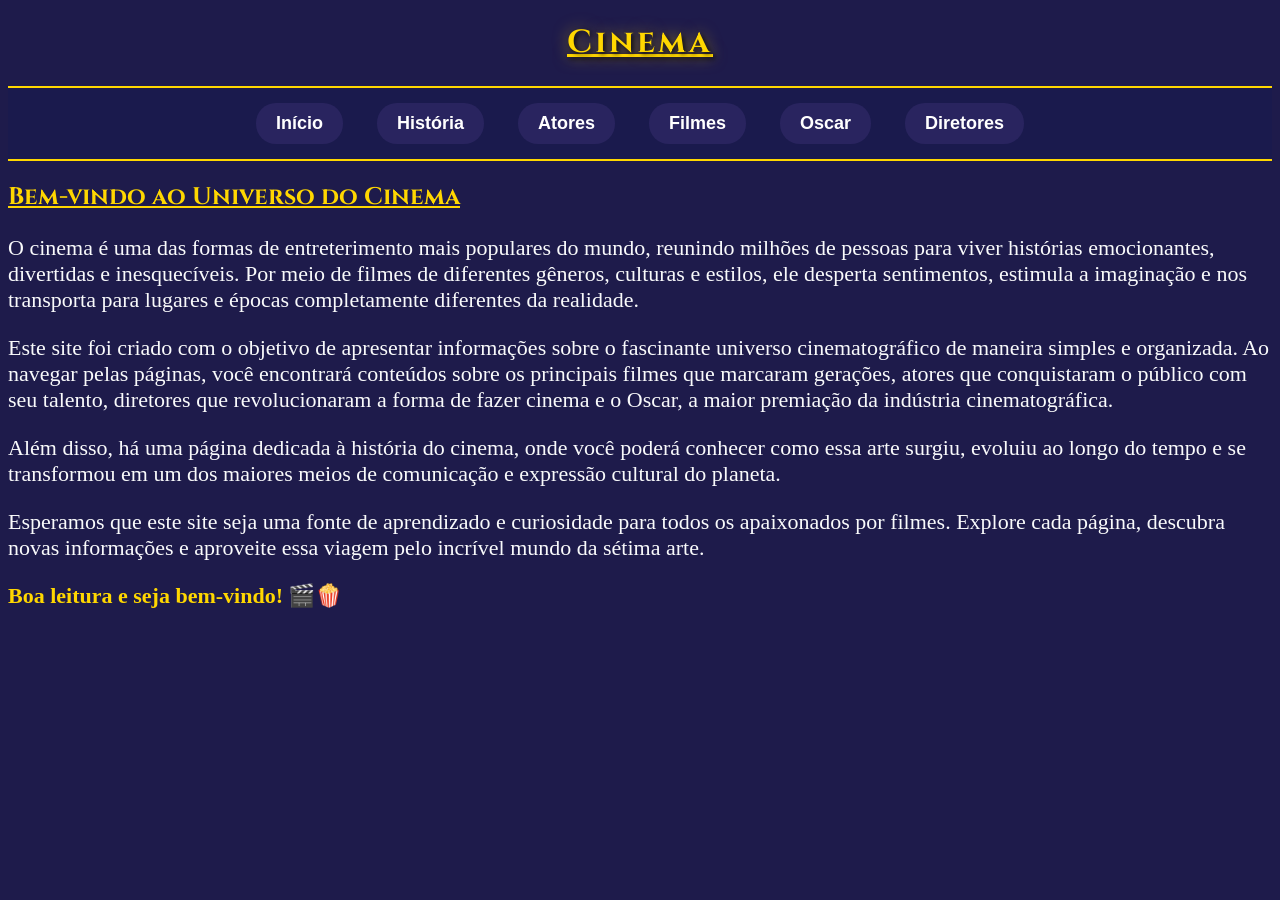
<file: index.html>
<!DOCTYPE html>
<html lang="pt-br">
<head>
    <meta charset="UTF-8">
    <meta name="viewport" content="width=device-width, initial-scale=1.0">
    <title>Cinema</title>
    <link rel="stylesheet" href="style.css">
    <link rel="preconnect" href="https://fonts.googleapis.com">
    <link rel="preconnect" href="https://fonts.gstatic.com" crossorigin>
    <link href="https://fonts.googleapis.com/css2?family=Cinzel:wght@400;500;600;700&display=swap" rel="stylesheet">
</head>
<body>
    <header>
        <h1> Cinema </h1>
        <nav>
            <a href="index.html">Início</a>
            <a href="história.html"> História</a>
            <a href="atores.html">Atores</a>
            <a href="filmes.html">Filmes</a>
            <a href="oscar.html">Oscar</a>
            <a href="diretores.html"> Diretores</a>
        </nav>
    </header>
    <h2><strong>Bem-vindo ao Universo do Cinema</strong></h2>
    <p> 
        O cinema é uma das formas de entreterimento mais populares do mundo, reunindo milhões de pessoas para viver histórias emocionantes, divertidas e inesquecíveis. Por meio de filmes de diferentes gêneros, culturas e estilos, ele desperta sentimentos, estimula a imaginação e nos transporta para lugares e épocas completamente diferentes da realidade.
        </p>
    <p>
        Este site foi criado com o objetivo de apresentar informações sobre o fascinante universo cinematográfico de maneira simples e organizada. Ao navegar pelas páginas, você encontrará conteúdos sobre os principais filmes que marcaram gerações, atores que conquistaram o público com seu talento, diretores que revolucionaram a forma de fazer cinema e o Oscar, a maior premiação da indústria cinematográfica.
    </p>
    <p> 
         Além disso, há uma página dedicada à história do cinema, onde você poderá conhecer como essa arte surgiu, evoluiu ao longo do tempo e se transformou em um dos maiores meios de comunicação e expressão cultural do planeta.
    </p>
    <p>
         Esperamos que este site seja uma fonte de aprendizado e curiosidade para todos os apaixonados por filmes. Explore cada página, descubra novas informações e aproveite essa viagem pelo incrível mundo da sétima arte.
    </p>
    <p><strong> Boa leitura e seja bem-vindo! 🎬🍿 </strong></p>
</body>
</file>
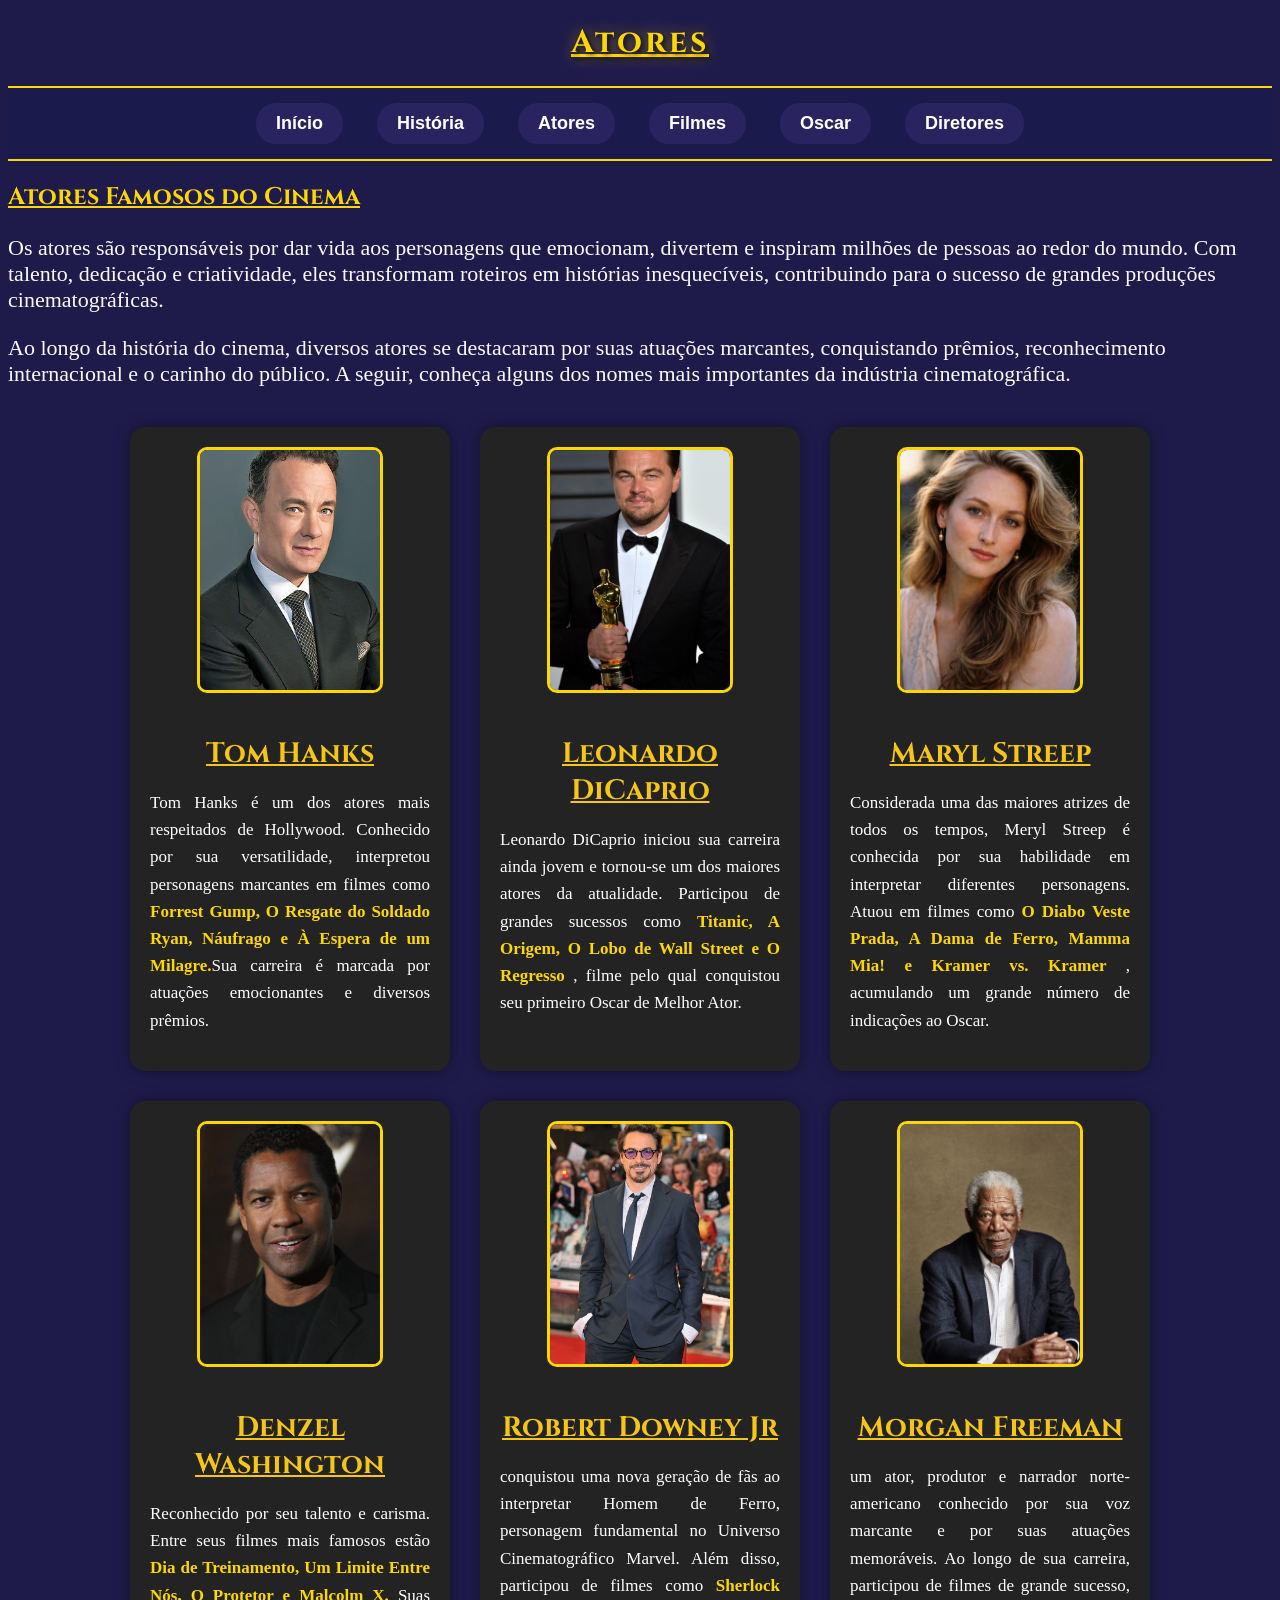
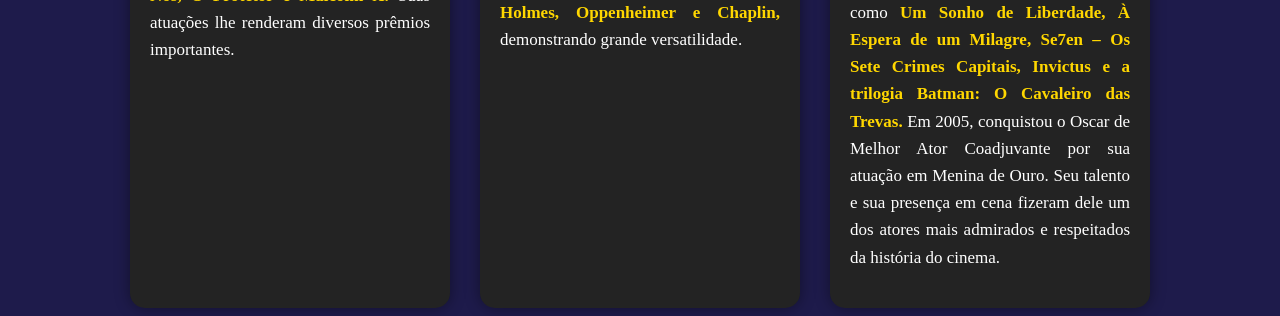
<file: atores.html>
<!DOCTYPE html>
<html lang="pt-br">
<head>
    <meta charset="UTF-8">
    <meta name="viewport" content="width=device-width, initial-scale=1.0">
    <title>ATORES </title>
    <link rel="stylesheet" href="style.css">
    <link rel="preconnect" href="https://fonts.googleapis.com">
    <link rel="preconnect" href="https://fonts.gstatic.com" crossorigin>
    <link href="https://fonts.googleapis.com/css2?family=Cinzel:wght@400;500;600;700&display=swap" rel="stylesheet">
</head>
<body>
    <header>
        <h1> Atores </h1>
        <nav>
            <a href="index.html">Início</a>
            <a href="história.html"> História</a>
            <a href="atores.html">Atores</a>
            <a href="filmes.html">Filmes</a>
            <a href="oscar.html">Oscar</a>
            <a href="diretores.html"> Diretores</a>
        </nav>
    </header>
    <h2> Atores Famosos do Cinema </h2>
    <p> 
        Os atores são responsáveis por dar vida aos personagens que emocionam, divertem e inspiram milhões de pessoas ao redor do mundo. Com talento, dedicação e criatividade, eles transformam roteiros em histórias inesquecíveis, contribuindo para o sucesso de grandes produções cinematográficas.
    </p>
    <p>
        Ao longo da história do cinema, diversos atores se destacaram por suas atuações marcantes, conquistando prêmios, reconhecimento internacional e o carinho do público. A seguir, conheça alguns dos nomes mais importantes da indústria cinematográfica.
    </p>
    <div class="atores">
        <section class="ator">
            <img src="ATORES/6504ef317ca3ba1a1c9db9c509caa903.jpg">
            <h2> Tom Hanks </h2>
            <p> Tom Hanks é um dos atores mais respeitados de Hollywood. Conhecido por sua versatilidade, interpretou personagens marcantes em filmes como <Strong>Forrest Gump, O Resgate do Soldado Ryan, Náufrago e À Espera de um Milagre.</Strong>Sua carreira é marcada por atuações emocionantes e diversos prêmios. </p>
        </section>

        <section class="ator">
            <img src="ATORES/leonardo.jpg">
            <h2> Leonardo DiCaprio</h2>
            <p>Leonardo DiCaprio iniciou sua carreira ainda jovem e tornou-se um dos maiores atores da atualidade. Participou de grandes sucessos como <strong> Titanic, A Origem, O Lobo de Wall Street e O Regresso </strong> , filme pelo qual conquistou seu primeiro Oscar de Melhor Ator. </p>
        </section>

        <section class="ator">
            <img src="ATORES/Maryl Streep.jpg">
            <h2> Maryl Streep </h2>
            <p> Considerada uma das maiores atrizes de todos os tempos, Meryl Streep é conhecida por sua habilidade em interpretar diferentes personagens. Atuou em filmes como <strong>  O Diabo Veste Prada, A Dama de Ferro, Mamma Mia! e Kramer vs. Kramer </strong> , acumulando um grande número de indicações ao Oscar.</p>
        </section>

        <section class="ator">
            <img src="ATORES/Dinzel.jpg">
            <h2> Denzel Washington </h2>
            <p>Reconhecido por seu talento e carisma. Entre seus filmes mais famosos estão <strong> Dia de Treinamento, Um Limite Entre Nós, O Protetor e Malcolm X. </strong> Suas atuações lhe renderam diversos prêmios importantes. </p>
        </section>

        <section class="ator">
            <img src="ATORES/Robert Downey.jpg">
            <h2> Robert Downey Jr </h2>
            <p>
                conquistou uma nova geração de fãs ao interpretar Homem de Ferro, personagem fundamental no Universo Cinematográfico Marvel. Além disso, participou de filmes como <strong>  Sherlock Holmes, Oppenheimer e Chaplin, </strong>  demonstrando grande versatilidade.
            </p>
        </section>
        
        <section class="ator">
            <img src="ATORES/Morgan Freeman.jpg">
            <h2> Morgan Freeman </h2>
            <p>
                um ator, produtor e narrador norte-americano conhecido por sua voz marcante e por suas atuações memoráveis. Ao longo de sua carreira, participou de filmes de grande sucesso, como <strong> Um Sonho de Liberdade, À Espera de um Milagre, Se7en – Os Sete Crimes Capitais, Invictus e a trilogia Batman: O Cavaleiro das Trevas. </strong> Em 2005, conquistou o Oscar de Melhor Ator Coadjuvante por sua atuação em Menina de Ouro. Seu talento e sua presença em cena fizeram dele um dos atores mais admirados e respeitados da história do cinema.
            </p>
        </section>
    </div>
</body>
</html>
</file>
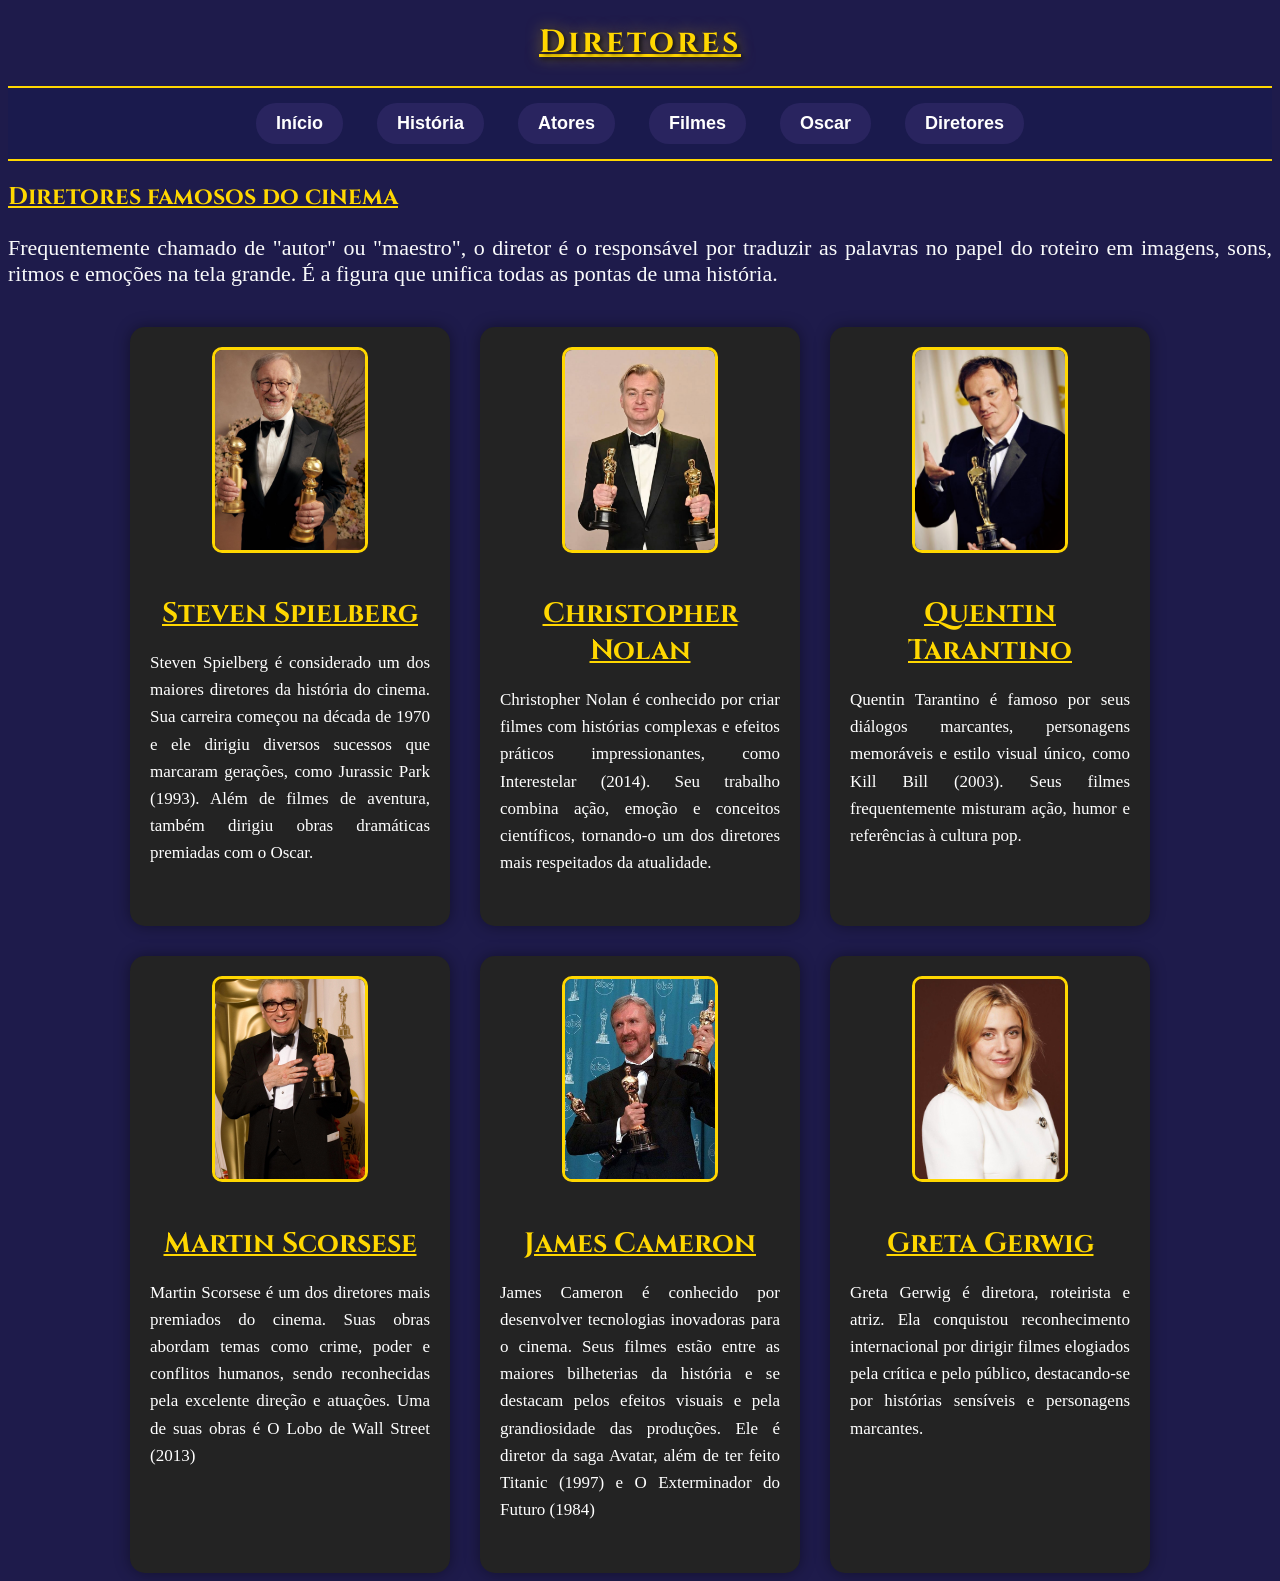
<file: diretores.html>
<!DOCTYPE html>
<html lang="pt-br">
<head>
    <meta charset="UTF-8">
    <meta name="viewport" content="width=device-width, initial-scale=1.0">
    <title>DIRETORES</title>
    <link rel="stylesheet" href="style.css">
    <link rel="preconnect" href="https://fonts.googleapis.com">
    <link rel="preconnect" href="https://fonts.gstatic.com" crossorigin>
    <link href="https://fonts.googleapis.com/css2?family=Cinzel:wght@400;500;600;700&display=swap" rel="stylesheet">
</head>
<body>
        <header>
        <h1> Diretores </h1>
        <nav>
            <a href="index.html">Início</a>
            <a href="história.html"> História</a>
            <a href="atores.html">Atores</a>
            <a href="filmes.html">Filmes</a>
            <a href="oscar.html">Oscar</a>
            <a href="diretores.html">Diretores</a>
        </nav>
    </header>
    <main>
        <h2>Diretores famosos do cinema</h2>
        <p>Frequentemente chamado de "autor" ou "maestro", o diretor é o responsável por traduzir as palavras no papel do roteiro em imagens, sons, ritmos e emoções na tela grande. É a figura que unifica todas as pontas de uma história.</p>
            <div class="diretores">
                <section class="diretor">
                    <img src="DIRETORES/Steven Spielberg.jpg">
                    <h2>Steven Spielberg</h2>
                    <p>Steven Spielberg é considerado um dos maiores diretores da história do cinema. Sua carreira começou na década de 1970 e ele dirigiu diversos sucessos que marcaram gerações, como Jurassic Park (1993). Além de filmes de aventura, também dirigiu obras dramáticas premiadas com o Oscar.</p>
                </section>

                <section class="diretor">
                    <img src="DIRETORES/Christopher Nolan.jpg">
                    <h2>Christopher Nolan</h2>
                    <p>Christopher Nolan é conhecido por criar filmes com histórias complexas e efeitos práticos impressionantes, como Interestelar (2014). Seu trabalho combina ação, emoção e conceitos científicos, tornando-o um dos diretores mais respeitados da atualidade.</p>
                </section>

                <section class="diretor">
                    <img src="DIRETORES/Quentin Tarantino.jpg">
                    <h2>Quentin Tarantino</h2>
                    <p>Quentin Tarantino é famoso por seus diálogos marcantes, personagens memoráveis e estilo visual único, como Kill Bill (2003). Seus filmes frequentemente misturam ação, humor e referências à cultura pop.</p>
                </section>

                <section class="diretor">
                    <img src="DIRETORES/Martin Scorses.jpg">
                    <h2>Martin Scorsese</h2>
                    <p>Martin Scorsese é um dos diretores mais premiados do cinema. Suas obras abordam temas como crime, poder e conflitos humanos, sendo reconhecidas pela excelente direção e atuações. Uma de suas obras é O Lobo de Wall Street (2013)</p>
                </section>

                <section class="diretor">
                    <img src="DIRETORES/james.jpeg">
                    <h2>James Cameron</h2>
                    <p>James Cameron é conhecido por desenvolver tecnologias inovadoras para o cinema. Seus filmes estão entre as maiores bilheterias da história e se destacam pelos efeitos visuais e pela grandiosidade das produções. Ele é diretor da saga Avatar, além de ter feito Titanic (1997) e O Exterminador do Futuro (1984)</p>
                </section>

                <section class="diretor">
                    <img src="DIRETORES/Greta Gerwig.jpg">
                    <h2>Greta Gerwig</h2>
                    <p>Greta Gerwig é diretora, roteirista e atriz. Ela conquistou reconhecimento internacional por dirigir filmes elogiados pela crítica e pelo público, destacando-se por histórias sensíveis e personagens marcantes.</p>
                </section>
            </div>
    </main>
</body>
</html>
</file>
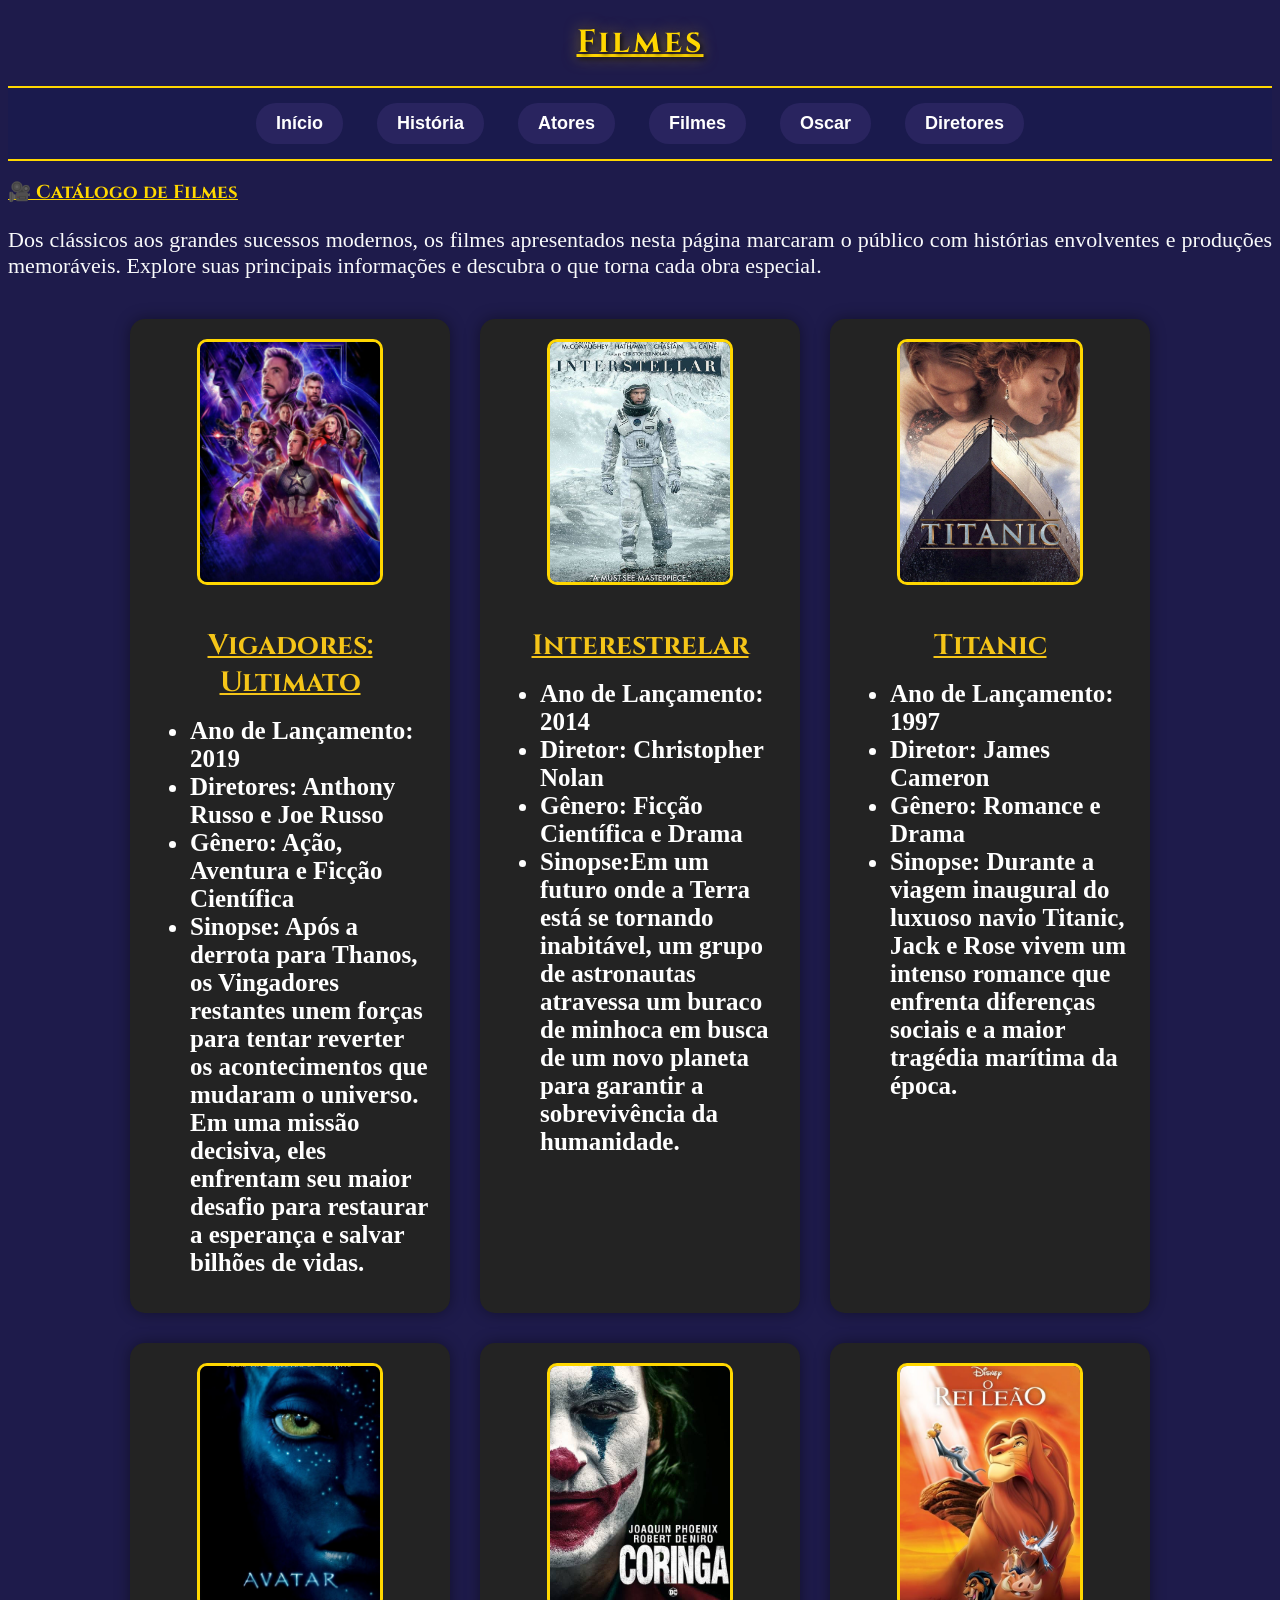
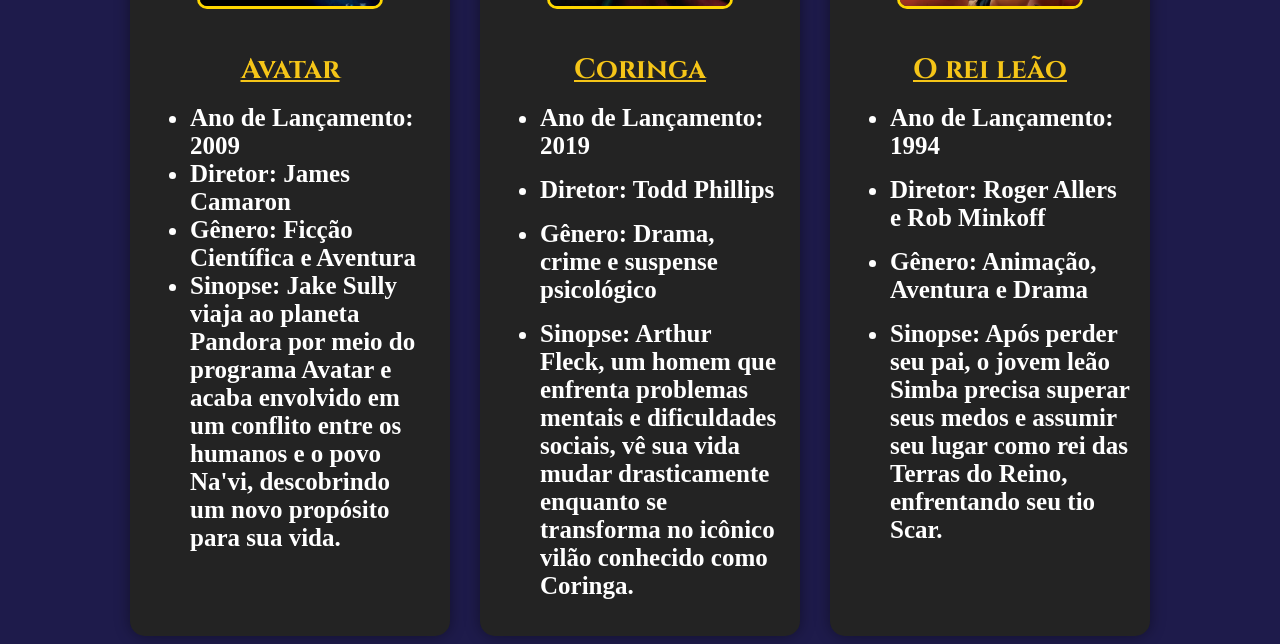
<file: filmes.html>
<!DOCTYPE html>
<html lang="pt-br">
<head>
    <meta charset="UTF-8">
    <meta name="viewport" content="width=device-width, initial-scale=1.0">
    <title> FILMES </title>
    <link rel="stylesheet" href="style.css">
    <link rel="preconnect" href="https://fonts.googleapis.com">
    <link rel="preconnect" href="https://fonts.gstatic.com" crossorigin>
    <link href="https://fonts.googleapis.com/css2?family=Cinzel:wght@400;500;600;700&display=swap" rel="stylesheet">
</head>
<body>
    <header>
        <h1> Filmes </h1>
        <nav>
            <a href="index.html">Início</a>
            <a href="história.html"> História</a>
            <a href="atores.html">Atores</a>
            <a href="filmes.html">Filmes</a>
            <a href="oscar.html">Oscar</a>
            <a href="diretores.html"> Diretores</a>
        </nav>
    </header>
    <h3> 🎥 Catálogo de Filmes </h3>
    <p> Dos clássicos aos grandes sucessos modernos, os filmes apresentados nesta página marcaram o público com histórias envolventes e produções memoráveis. Explore suas principais informações e descubra o que torna cada obra especial. </p>

    <div class="filmes">
        <section class="filme">
            <img src="FILMES/vingadores.jpg">
            <h2> Vigadores: Ultimato </h2>
            <ul>
                <li>
                 Ano de Lançamento: 2019
                </li>
                <li>
                    Diretores: Anthony Russo e Joe Russo
                </li>
                <li>
                    Gênero: Ação, Aventura e Ficção Científica
                </li>
                <li>
                    Sinopse: Após a derrota para Thanos, os Vingadores restantes unem forças para tentar reverter os acontecimentos que mudaram o universo. Em uma missão decisiva, eles enfrentam seu maior desafio para restaurar a esperança e salvar bilhões de vidas.
                </li>
            </ul>
        </section>
        <section class="filme">
            <img src="FILMES/interestelar.jpg">
            <h2> Interestrelar </h2>
            <ul>
                <li>
                    Ano de Lançamento: 2014
                </li>
                <li>
                    Diretor: Christopher Nolan
                </li>
                <li>
                    Gênero: Ficção Científica e Drama
                </li>
                <li>
                    Sinopse:Em um futuro onde a Terra está se tornando inabitável, um grupo de astronautas atravessa um buraco de minhoca em busca de um novo planeta para garantir a sobrevivência da humanidade.
                </li>
            </ul>
        </section>
        <section class="filme">
            <img src="FILMES/Titanic.jpg">
            <h2> Titanic </h2>
            <ul>
                <li>
                    Ano de Lançamento: 1997
                </li>
                <li>
                    Diretor: James Cameron
                </li>
                <li>
                    Gênero: Romance e Drama
                </li>
                <li>
                    Sinopse: Durante a viagem inaugural do luxuoso navio Titanic, Jack e Rose vivem um intenso romance que enfrenta diferenças sociais e a maior tragédia marítima da época.
                </li>
            </ul>
        </section>
        <section class="filme">
            <img src="FILMES/avatar.jpg">
            <h2> Avatar </h2>
            <ul>
                <li>
                    Ano de Lançamento: 2009
                </li>
                <li>
                    Diretor: James Camaron
                </li>
                <li>
                    Gênero: Ficção Científica e Aventura
                </li>
                <li>
                    Sinopse: Jake Sully viaja ao planeta Pandora por meio do programa Avatar e acaba envolvido em um conflito entre os humanos e o povo Na'vi, descobrindo um novo propósito para sua vida.

                </li>
            </ul>
        </section>
        <section class="filme">
            <img src="FILMES/Coringa.jpg">
            <h2> Coringa </h2>
            <ul>
                <li>
                    Ano de Lançamento: 2019
                </li>
            </ul>
            <ul>
                <li>
                    Diretor: Todd Phillips
                </li>
            </ul>
            <ul>
                <li>
                    Gênero: Drama, crime e suspense psicológico
                </li>
            </ul>
            <ul>
                <li>
                    Sinopse: Arthur Fleck, um homem que enfrenta problemas mentais e dificuldades sociais, vê sua vida mudar drasticamente enquanto se transforma no icônico vilão conhecido como Coringa.
                </li>
            </ul>
        </section>
        <section class="filme">
            <img src="FILMES/O rei leão.jpg">
            <h2> O rei leão </h2>
            <ul>
                <li>
                    Ano de Lançamento: 1994
                </li>
            </ul>
            <ul>
                <li>
                    Diretor: Roger Allers e Rob Minkoff
                </li>
            </ul>
            <ul>
                <li>
                    Gênero: Animação, Aventura e Drama
                </li>
            </ul>
            <ul>
                <li>
                    Sinopse: Após perder seu pai, o jovem leão Simba precisa superar seus medos e assumir seu lugar como rei das Terras do Reino, enfrentando seu tio Scar.
                </li>
            </ul>
        </section>
    </div>
</body>
</file>
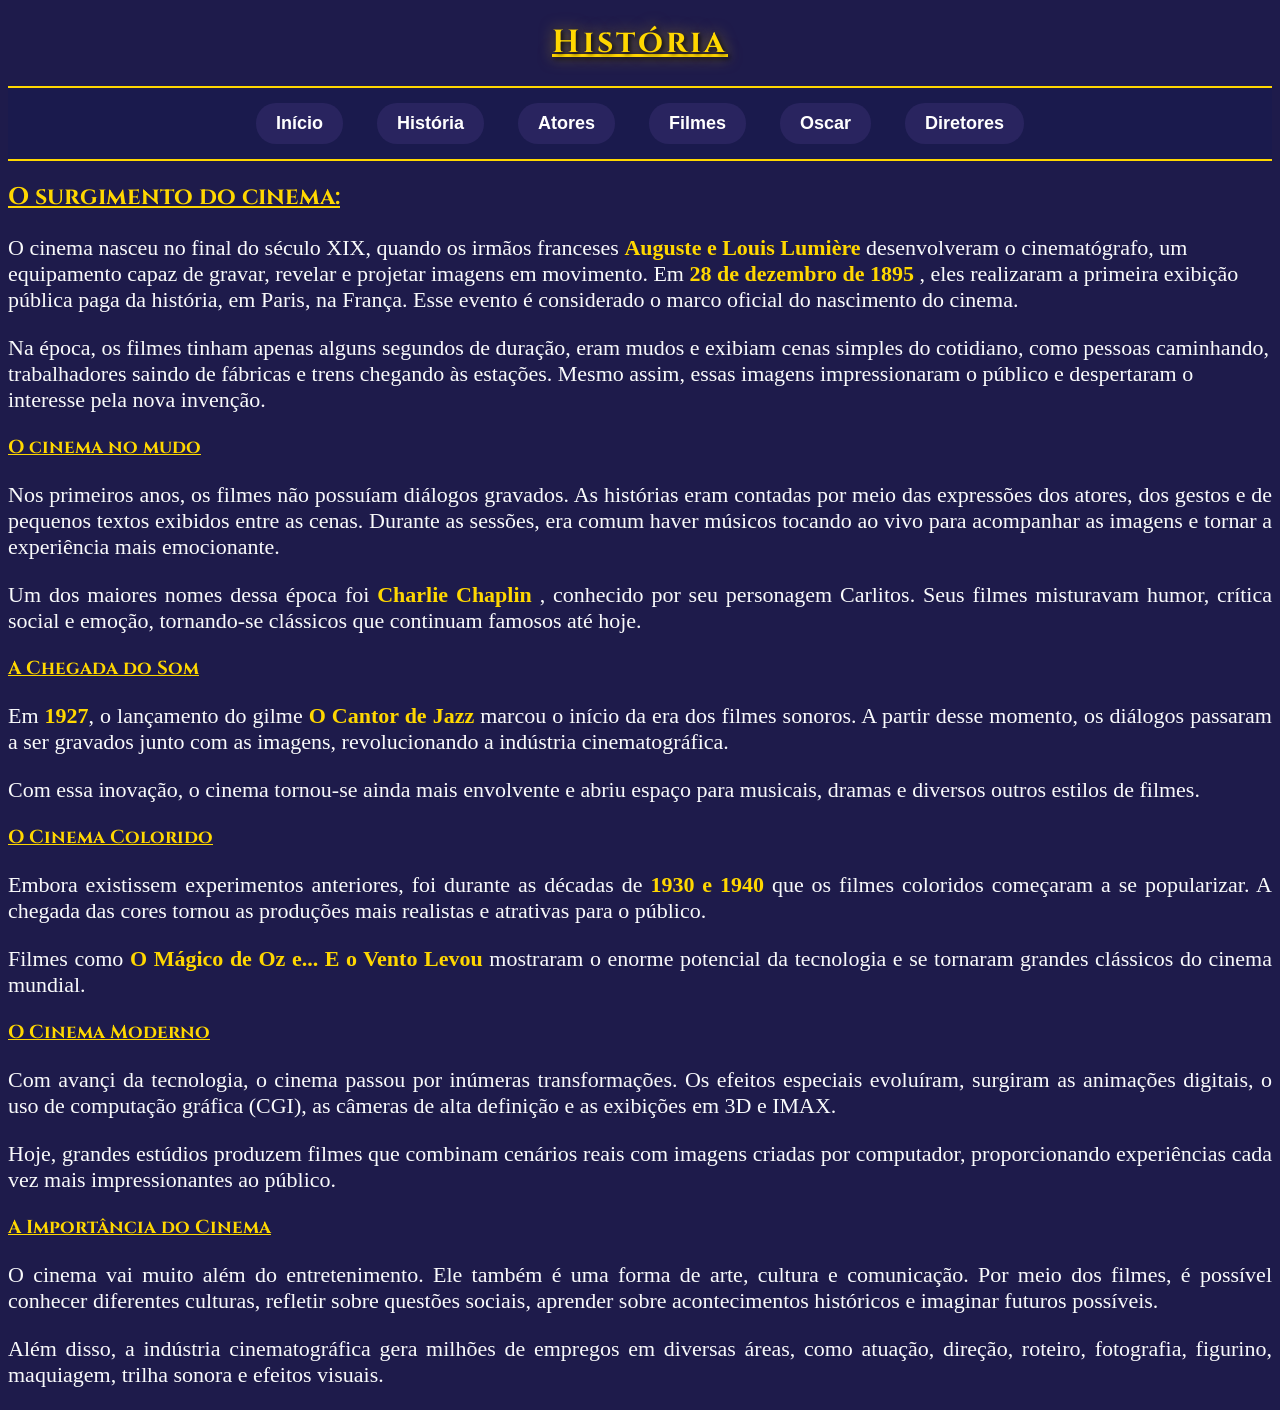
<file: história.html>
<!DOCTYPE html>
<html lang="pt-br">
<head>
    <meta charset="UTF-8">
    <meta name="viewport" content="width=device-width, initial-scale=1.0">
    <title> HISTÓRIA </title>
    <link rel="stylesheet" href="style.css">
    <link rel="preconnect" href="https://fonts.googleapis.com">
    <link rel="preconnect" href="https://fonts.gstatic.com" crossorigin>
    <link href="https://fonts.googleapis.com/css2?family=Cinzel:wght@400;500;600;700&display=swap" rel="stylesheet">
</head>
<body>
    <header>
        <h1> História </h1>
        <nav>
            <a href="index.html">Início</a>
            <a href="história.html"> História</a>
            <a href="atores.html">Atores</a>
            <a href="filmes.html">Filmes</a>
            <a href="oscar.html">Oscar</a>
            <a href="diretores.html"> Diretores</a>
        </nav>
    </header>
    <h2> O surgimento do cinema: </h2>
    <p> O cinema nasceu no final do século XIX, quando os irmãos franceses <strong> Auguste e Louis Lumière</strong> desenvolveram o cinematógrafo, um equipamento capaz de gravar, revelar e projetar imagens em movimento. Em <strong>28 de dezembro de 1895</strong> , eles realizaram a primeira exibição pública paga da história, em Paris, na França. Esse evento é considerado o marco oficial do nascimento do cinema. </p>
    <p>
        Na época, os filmes tinham apenas alguns segundos de duração, eram mudos e exibiam cenas simples do cotidiano, como pessoas caminhando, trabalhadores saindo de fábricas e trens chegando às estações. Mesmo assim, essas imagens impressionaram o público e despertaram o interesse pela nova invenção.
    </p>
    
    <h3> O cinema no mudo </h3>
    <p> 
        Nos primeiros anos, os filmes não possuíam diálogos gravados. As histórias eram contadas por meio das expressões dos atores, dos gestos e de pequenos textos exibidos entre as cenas. Durante as sessões, era comum haver músicos tocando ao vivo para acompanhar as imagens e tornar a experiência mais emocionante.
    </p>
    <p>
        Um dos maiores nomes dessa época foi <strong> Charlie Chaplin </strong> , conhecido por seu personagem Carlitos. Seus filmes misturavam humor, crítica social e emoção, tornando-se clássicos que continuam famosos até hoje.
    </p>

    <h3> A Chegada do Som </h3>
    <p>
        Em <strong>1927</strong>, o lançamento do gilme <strong> O Cantor de Jazz</strong> marcou o início da era dos filmes sonoros. A partir desse momento, os diálogos passaram a ser gravados junto com as imagens, revolucionando a indústria cinematográfica.
    </p>
    <p>
        Com essa inovação, o cinema tornou-se ainda mais envolvente e abriu espaço para musicais, dramas e diversos outros estilos de filmes.
    </p>

    <h3> O Cinema Colorido </h3>
    <p>Embora existissem experimentos anteriores, foi durante as décadas de <strong> 1930 e 1940 </strong> que os filmes coloridos começaram a se popularizar. A chegada das cores tornou as produções mais realistas e atrativas para o público.
    </p>
    <p>
        Filmes como <strong> O Mágico de Oz e... E o Vento Levou</strong> mostraram o enorme potencial da tecnologia e se tornaram grandes clássicos do cinema mundial.
    </p>

    <h3> O Cinema Moderno </h3>
    <p>
        Com avançi da tecnologia, o cinema passou por inúmeras transformações. Os efeitos especiais evoluíram, surgiram as animações digitais, o uso de computação gráfica (CGI), as câmeras de alta definição e as exibições em 3D e IMAX.
    </p>
    <p> 
        Hoje, grandes estúdios produzem filmes que combinam cenários reais com imagens criadas por computador, proporcionando experiências cada vez mais impressionantes ao público.
    </p>

    <h3> A Importância do Cinema </h3>
    <p> 
        O cinema vai muito além do entretenimento. Ele também é uma forma de arte, cultura e comunicação. Por meio dos filmes, é possível conhecer diferentes culturas, refletir sobre questões sociais, aprender sobre acontecimentos históricos e imaginar futuros possíveis.
    </p>
    <p>
        Além disso, a indústria cinematográfica gera milhões de empregos em diversas áreas, como atuação, direção, roteiro, fotografia, figurino, maquiagem, trilha sonora e efeitos visuais.
    </p>
</body>
</file>
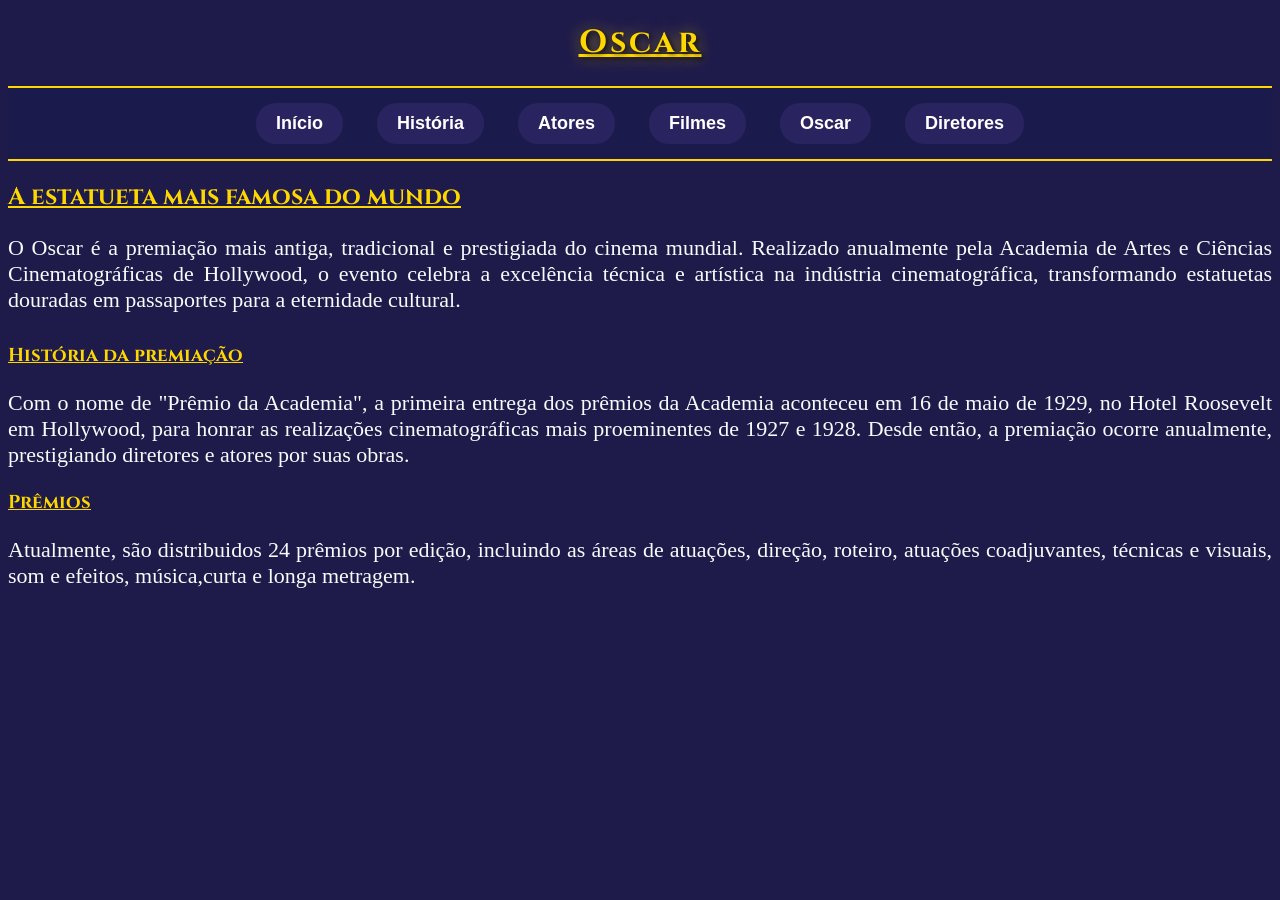
<file: oscar.html>
<!DOCTYPE html>
<html lang="pt-br">
<head>
    <meta charset="UTF-8">
    <meta name="viewport" content="width=device-width, initial-scale=1.0">
    <title>OSCAR</title>
    <link rel="stylesheet" href="style.css">
    <link rel="preconnect" href="https://fonts.googleapis.com">
    <link rel="preconnect" href="https://fonts.gstatic.com" crossorigin>
    <link href="https://fonts.googleapis.com/css2?family=Cinzel:wght@400;500;600;700&display=swap" rel="stylesheet">
</head>
<body>
        <header>
        <h1> Oscar </h1>
        <nav>
            <a href="index.html">Início</a>
            <a href="história.html"> História</a>
            <a href="atores.html">Atores</a>
            <a href="filmes.html">Filmes</a>
            <a href="oscar.html">Oscar</a>
            <a href="diretores.html"> Diretores</a>
        </nav>
    </header>
    <main>
        <h2><strong>A estatueta mais famosa do mundo</strong></h2>
        <p>O Oscar é a premiação mais antiga, tradicional e prestigiada do cinema mundial. Realizado anualmente pela Academia de Artes e Ciências Cinematográficas de Hollywood, o evento celebra a excelência técnica e artística na indústria cinematográfica, transformando estatuetas douradas em passaportes para a eternidade cultural.</p>
        <h3>História da premiação</h3>
        <p>Com o nome de "Prêmio da Academia", a primeira entrega dos prêmios da Academia aconteceu em 16 de maio de 1929, no Hotel Roosevelt em Hollywood, para honrar as realizações cinematográficas mais proeminentes de 1927 e 1928. Desde então, a premiação ocorre anualmente, prestigiando diretores e atores por suas obras.</p>
        <h3>Prêmios</h3>
        <p>Atualmente, são distribuidos 24 prêmios por edição, incluindo as áreas de atuações, direção, roteiro, atuações coadjuvantes, técnicas e visuais, som e efeitos, música,curta e longa metragem.</p>

    </main>
</body>
</html>
</file>
<file: style.css>
body {
    background-color: #1e1b4b;
}
h1{
    font-family: "Cinzel", serif;
    color:#ffd700;
    text-align:center;
    text-decoration:underline;
    letter-spacing:3px;
    text-shadow:
        2px 2px 5px rgba(0,0,0,0.8),
        0 0 15px rgba(255,215,0,0.5);

}
h2{
    font-family: "Cinzel", serif;
    color:#ffd700;
    text-decoration:underline;
}
h3{
    font-family: "Cinzel", serif;
    color:#ffd700;
    text-decoration:underline;
}
p{
    color:#F9FAFB;
    font-size: 22px;

}
nav{
    background-color: #1a1a4d;
    padding: 15px;
    text-align: center;
    border-top: 2px solid #ffd700;
    border-bottom: 2px solid #ffd700;
}
nav a {
    color: white;
    text-decoration:none;
    font-family: "poppins", sans-serif;
    font-size: 18px;
    font-weight: bold;
    margin: 0 15px;
    padding: 10px 20px;
    border-radius: 20px;
    display: inline-block;
    background-color: #29245f;
    box-shadow: 0 px 10px rgba(0,0,0,0.4);
}
nav a:hover{
    background-color: #ffd700;
    color: #1a1a4d;
    box-shadow: 0 0 15px #ffd700;
    transform: translateY(-3px);
}
p strong {
    color: #ffd700;
    font-weight: bold;

}
li {
    color: white;
    font-weight: bold;
    text-align:left;
    font-weight: 350px;
    font-size: 25px;
}
.atores{
    display: flex;
    flex-wrap: wrap;
    justify-content: center;
    gap: 30px;
    margin-top: 40px;
}
.ator{
    width: 280px;
    background: #232323;
    border-radius: 15px;
    padding: 20px;
    text-align: center;
    box-shadow: 0 0 15px rgba(0,0,0,.4);
}
.ator img{
    width: 180px;
    height: 240px;
    object-fit: cover;
    border: 3px solid gold;
    border-radius: 10px;
    margin-bottom: 15px;
}
.ator h2{
    color: #f5c518;
    margin-bottom: 15px;
    font-size: 28px;
}
.ator p{
    color: white;
    text-align: justify;
    line-height: 1.6;
    font-size: 17px;
}
.filmes{
    display: flex;
    flex-wrap: wrap;
    justify-content: center;
    gap: 30px;
    margin-top: 40px;
}
.filme{
    width: 280px;
    background: #232323;
    border-radius: 15px;
    padding: 20px;
    text-align: center;
    box-shadow: 0 0 15px rgba(0,0,0,.4);
}
.filme > img {
    width: 180px;
    height: 240px;
    object-fit: cover;
    border: 3px solid gold;
    border-radius: 10px;
    margin-bottom: 15px;
}
.filme > h2 {
    color: #f5c518;
    margin-bottom: 15px;
    font-size: 28px;
}
.filme p {
     color: white;
    text-align: justify;
    line-height: 1.6;
    font-size: 17px;
}
h3 ~ p {
    text-align: justify;
}
main h2 + p {
    margin-bottom: 30px;
    text-align: justify;
}
.diretores {
    display: flex;
    flex-wrap: wrap;
    justify-content: center;
    gap: 30px;
    margin-top: 40px;
}
.diretor {
    width: 280px;
    background-color: #232323;
    border-radius: 15px;
    padding: 20px;
    text-align: center;
    box-shadow: 0 0 15px rgba(0,0,0,.4);
}
.diretor img {
    width: 150px;      
    height: 200px;         
    object-fit: cover;
    border: 3px solid #ffd700;
    border-radius: 10px;
    margin-bottom: 15px;
    transition: transform 0.3s;
}
.diretor img:hover{
    transform: scale(1.05);
}
.diretor h2{
    color: #ffd700;
    font-size: 28px;
    margin-bottom: 15px;
}
.diretor p{
    color: white;
    font-size: 17px;
    line-height: 1.6;
    text-align: justify;
}
</file>
